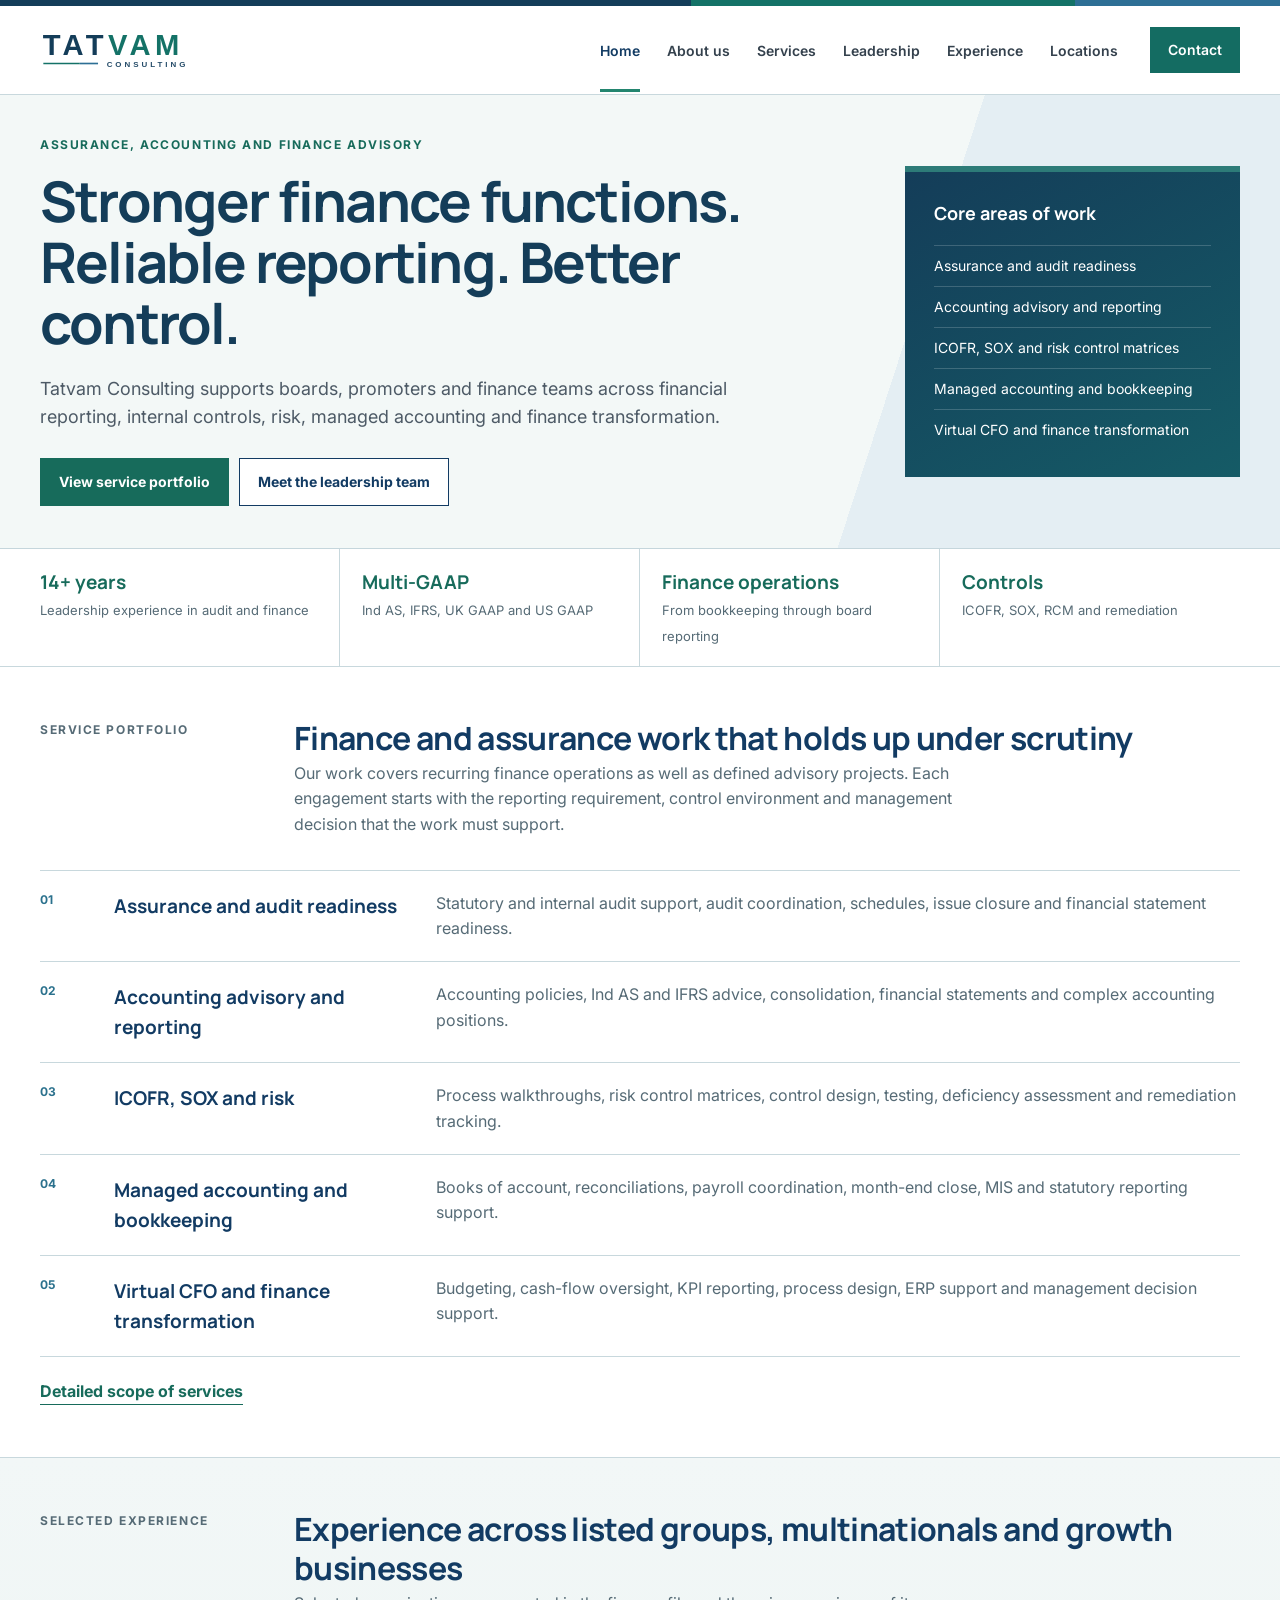
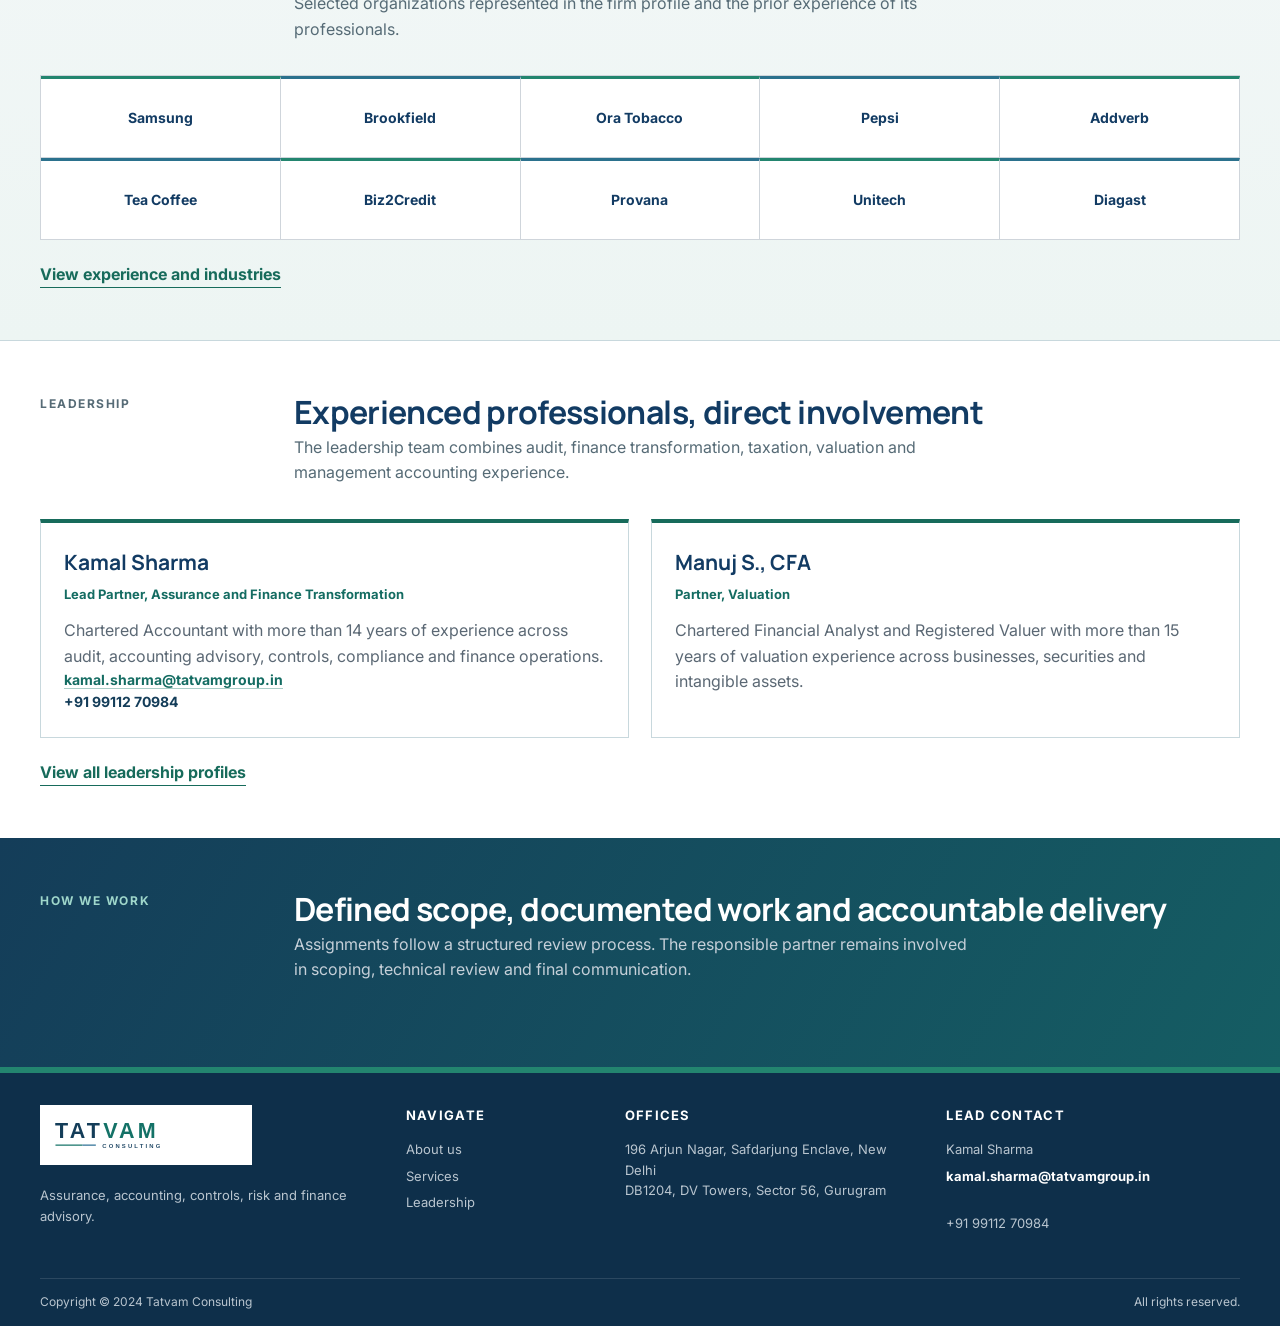
<file: index.html>
<!doctype html><html lang="en"><head><meta charset="utf-8"><meta name="viewport" content="width=device-width,initial-scale=1"><meta name="description" content="Tatvam Consulting provides assurance support, accounting advisory, ICOFR, risk, finance transformation and managed accounting services."><title>Tatvam Consulting | Assurance, Accounting and Finance Advisory</title><link rel="stylesheet" href="styles.css"></head><body>
<header class="site-header"><div class="topline"></div><div class="container nav"><a class="logo" href="index.html"><img src="tatvam-consulting-wordmark.svg" alt="Tatvam Consulting"></a><button class="menu" aria-expanded="false">Menu</button><nav class="nav-links"><a class="active" href="index.html">Home</a><a href="about.html">About us</a><a href="services.html">Services</a><a href="partners.html">Leadership</a><a href="clients.html">Experience</a><a href="locations.html">Locations</a><a class="contact-link" href="locations.html#contact">Contact</a></nav></div></header>
<main><section class="hero"><div class="container hero-grid"><div><p class="kicker">Assurance, Accounting and Finance Advisory</p><h1>Stronger finance functions. Reliable reporting. Better control.</h1><p class="intro">Tatvam Consulting supports boards, promoters and finance teams across financial reporting, internal controls, risk, managed accounting and finance transformation.</p><a class="button" href="services.html">View service portfolio</a><a class="button secondary" href="partners.html">Meet the leadership team</a></div><aside class="hero-note"><h2>Core areas of work</h2><ul><li>Assurance and audit readiness</li><li>Accounting advisory and reporting</li><li>ICOFR, SOX and risk control matrices</li><li>Managed accounting and bookkeeping</li><li>Virtual CFO and finance transformation</li></ul></aside></div></section>
<section class="proofbar"><div class="container proof-grid"><div><strong>14+ years</strong><span>Leadership experience in audit and finance</span></div><div><strong>Multi-GAAP</strong><span>Ind AS, IFRS, UK GAAP and US GAAP</span></div><div><strong>Finance operations</strong><span>From bookkeeping through board reporting</span></div><div><strong>Controls</strong><span>ICOFR, SOX, RCM and remediation</span></div></div></section>
<section class="section"><div class="container"><div class="section-head"><p class="kicker">Service portfolio</p><div><h2>Finance and assurance work that holds up under scrutiny</h2><p>Our work covers recurring finance operations as well as defined advisory projects. Each engagement starts with the reporting requirement, control environment and management decision that the work must support.</p></div></div><div class="service-list">
<article class="service-row"><span class="num">01</span><h3>Assurance and audit readiness</h3><p>Statutory and internal audit support, audit coordination, schedules, issue closure and financial statement readiness.</p></article>
<article class="service-row"><span class="num">02</span><h3>Accounting advisory and reporting</h3><p>Accounting policies, Ind AS and IFRS advice, consolidation, financial statements and complex accounting positions.</p></article>
<article class="service-row"><span class="num">03</span><h3>ICOFR, SOX and risk</h3><p>Process walkthroughs, risk control matrices, control design, testing, deficiency assessment and remediation tracking.</p></article>
<article class="service-row"><span class="num">04</span><h3>Managed accounting and bookkeeping</h3><p>Books of account, reconciliations, payroll coordination, month-end close, MIS and statutory reporting support.</p></article>
<article class="service-row"><span class="num">05</span><h3>Virtual CFO and finance transformation</h3><p>Budgeting, cash-flow oversight, KPI reporting, process design, ERP support and management decision support.</p></article></div><a class="text-link" href="services.html">Detailed scope of services</a></div></section>
<section class="section soft"><div class="container"><div class="section-head"><p class="kicker">Selected experience</p><div><h2>Experience across listed groups, multinationals and growth businesses</h2><p>Selected organizations represented in the firm profile and the prior experience of its professionals.</p></div></div><div class="client-strip"><span>Samsung</span><span>Brookfield</span><span>Ora Tobacco</span><span>Pepsi</span><span>Addverb</span><span>Tea Coffee</span><span>Biz2Credit</span><span>Provana</span><span>Unitech</span><span>Diagast</span></div><a class="text-link" href="clients.html">View experience and industries</a></div></section>
<section class="section"><div class="container"><div class="section-head"><p class="kicker">Leadership</p><div><h2>Experienced professionals, direct involvement</h2><p>The leadership team combines audit, finance transformation, taxation, valuation and management accounting experience.</p></div></div><div class="profile-preview"><article class="profile-mini"><h3>Kamal Sharma</h3><p class="role">Lead Partner, Assurance and Finance Transformation</p><p>Chartered Accountant with more than 14 years of experience across audit, accounting advisory, controls, compliance and finance operations.</p><p class="partner-contact"><a href="mailto:kamal.sharma@tatvamgroup.in">kamal.sharma@tatvamgroup.in</a><span class="phone">+91 99112 70984</span></p></article><article class="profile-mini"><h3>Manuj S., CFA</h3><p class="role">Partner, Valuation</p><p>Chartered Financial Analyst and Registered Valuer with more than 15 years of valuation experience across businesses, securities and intangible assets.</p></article></div><a class="text-link" href="partners.html">View all leadership profiles</a></div></section>
<section class="section dark"><div class="container section-head"><p class="kicker" style="color:#9fd7cb">How we work</p><div><h2>Defined scope, documented work and accountable delivery</h2><p>Assignments follow a structured review process. The responsible partner remains involved in scoping, technical review and final communication.</p></div></div></section></main>
<footer class="site-footer"><div class="container footer-grid"><div><img src="tatvam-consulting-wordmark.svg" alt="Tatvam Consulting"><p>Assurance, accounting, controls, risk and finance advisory.</p></div><div><h3>Navigate</h3><a href="about.html">About us</a><a href="services.html">Services</a><a href="partners.html">Leadership</a></div><div><h3>Offices</h3><p>196 Arjun Nagar, Safdarjung Enclave, New Delhi<br>DB1204, DV Towers, Sector 56, Gurugram</p></div><div class="lead-contact"><h3>Lead contact</h3><p>Kamal Sharma<br><a href="mailto:kamal.sharma@tatvamgroup.in">kamal.sharma@tatvamgroup.in</a><br>+91 99112 70984</p></div></div><div class="container copyright"><span>Copyright © 2024 Tatvam Consulting</span><span>All rights reserved.</span></div></footer><script src="site.js"></script></body></html>
</file>
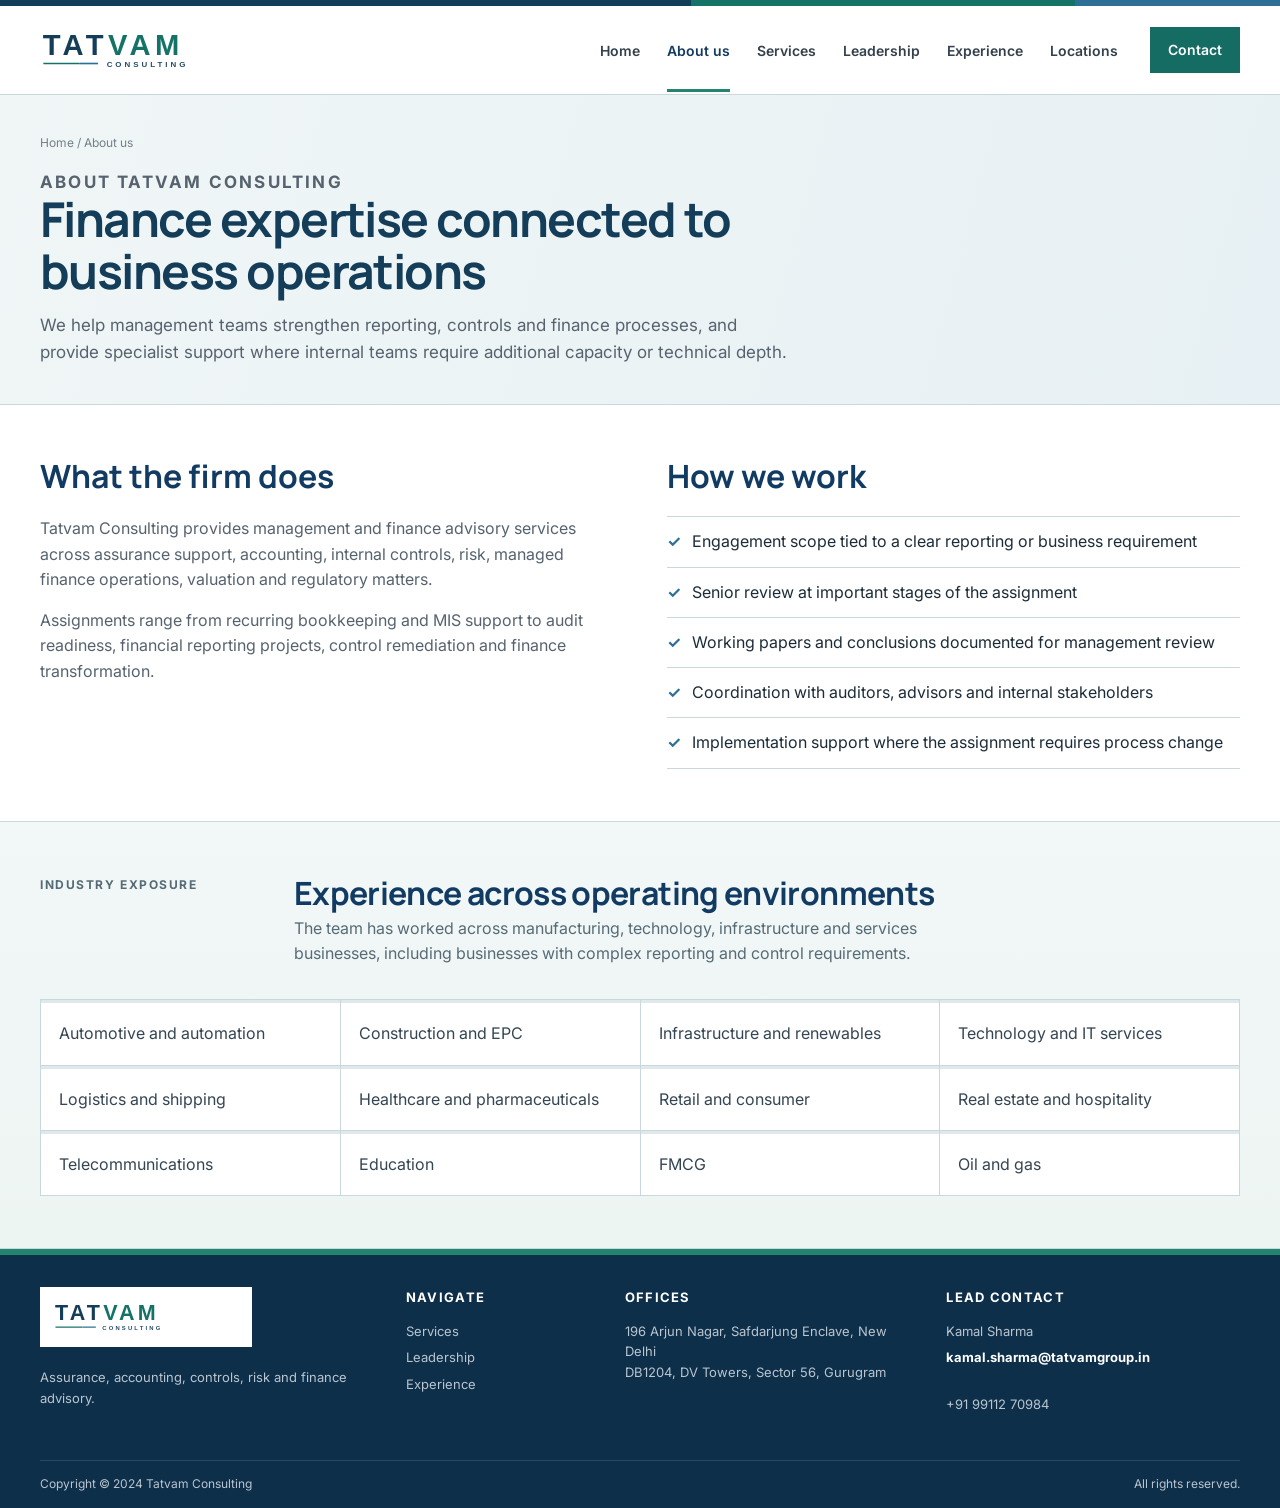
<file: about.html>
<!doctype html><html lang="en"><head><meta charset="utf-8"><meta name="viewport" content="width=device-width,initial-scale=1"><title>About Us | Tatvam Consulting</title><link rel="stylesheet" href="styles.css"></head><body>
<header class="site-header"><div class="topline"></div><div class="container nav"><a class="logo" href="index.html"><img src="tatvam-consulting-wordmark.svg" alt="Tatvam Consulting"></a><button class="menu" aria-expanded="false">Menu</button><nav class="nav-links"><a href="index.html">Home</a><a class="active" href="about.html">About us</a><a href="services.html">Services</a><a href="partners.html">Leadership</a><a href="clients.html">Experience</a><a href="locations.html">Locations</a><a class="contact-link" href="locations.html#contact">Contact</a></nav></div></header>
<main><section class="page-hero"><div class="container"><div class="breadcrumbs"><a href="index.html">Home</a> / About us</div><p class="kicker">About Tatvam Consulting</p><h1>Finance expertise connected to business operations</h1><p>We help management teams strengthen reporting, controls and finance processes, and provide specialist support where internal teams require additional capacity or technical depth.</p></div></section>
<section class="section"><div class="container two-col"><div><h2>What the firm does</h2><p>Tatvam Consulting provides management and finance advisory services across assurance support, accounting, internal controls, risk, managed finance operations, valuation and regulatory matters.</p><p>Assignments range from recurring bookkeeping and MIS support to audit readiness, financial reporting projects, control remediation and finance transformation.</p></div><div><h2>How we work</h2><ul class="check-list"><li>Engagement scope tied to a clear reporting or business requirement</li><li>Senior review at important stages of the assignment</li><li>Working papers and conclusions documented for management review</li><li>Coordination with auditors, advisors and internal stakeholders</li><li>Implementation support where the assignment requires process change</li></ul></div></div></section>
<section class="section soft"><div class="container"><div class="section-head"><p class="kicker">Industry exposure</p><div><h2>Experience across operating environments</h2><p>The team has worked across manufacturing, technology, infrastructure and services businesses, including businesses with complex reporting and control requirements.</p></div></div><div class="industry-grid"><span>Automotive and automation</span><span>Construction and EPC</span><span>Infrastructure and renewables</span><span>Technology and IT services</span><span>Logistics and shipping</span><span>Healthcare and pharmaceuticals</span><span>Retail and consumer</span><span>Real estate and hospitality</span><span>Telecommunications</span><span>Education</span><span>FMCG</span><span>Oil and gas</span></div></div></section></main>
<footer class="site-footer"><div class="container footer-grid"><div><img src="tatvam-consulting-wordmark.svg" alt="Tatvam Consulting"><p>Assurance, accounting, controls, risk and finance advisory.</p></div><div><h3>Navigate</h3><a href="services.html">Services</a><a href="partners.html">Leadership</a><a href="clients.html">Experience</a></div><div><h3>Offices</h3><p>196 Arjun Nagar, Safdarjung Enclave, New Delhi<br>DB1204, DV Towers, Sector 56, Gurugram</p></div><div class="lead-contact"><h3>Lead contact</h3><p>Kamal Sharma<br><a href="mailto:kamal.sharma@tatvamgroup.in">kamal.sharma@tatvamgroup.in</a><br>+91 99112 70984</p></div></div><div class="container copyright"><span>Copyright © 2024 Tatvam Consulting</span><span>All rights reserved.</span></div></footer><script src="site.js"></script></body></html>
</file>
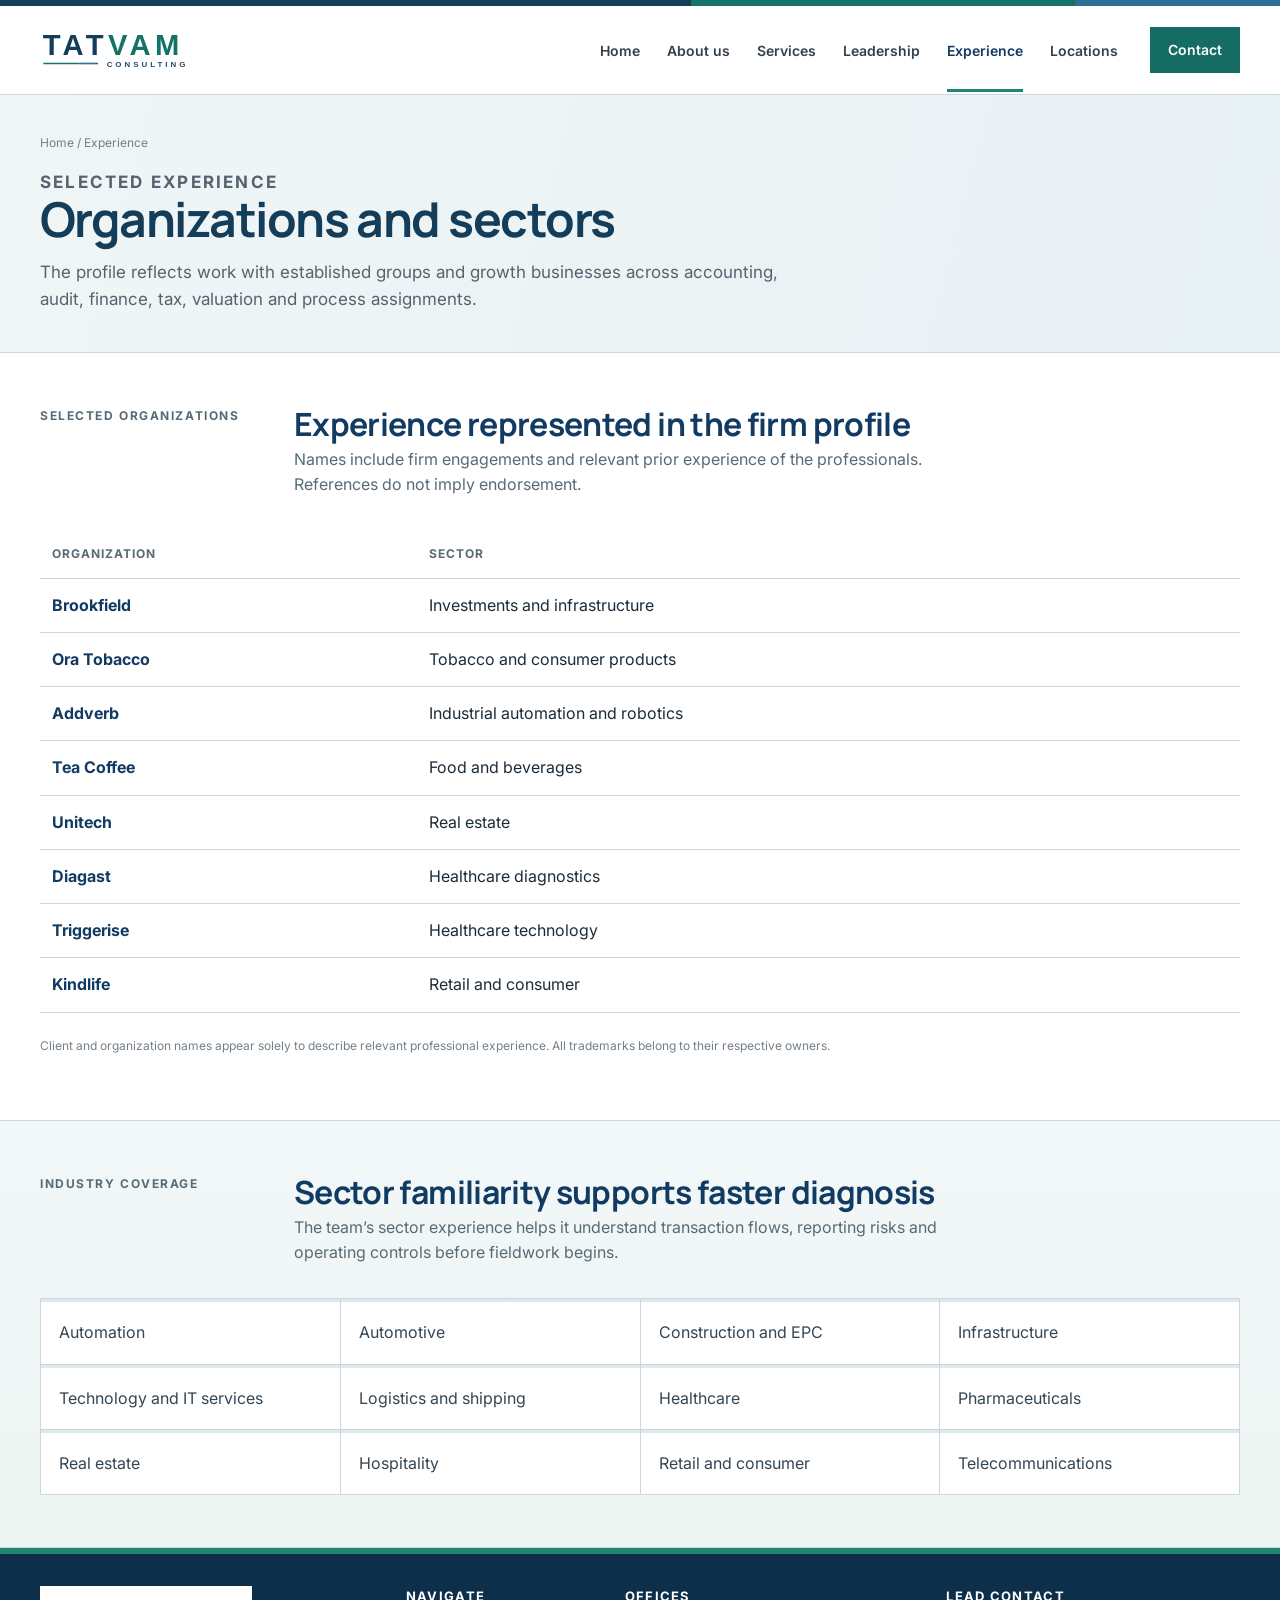
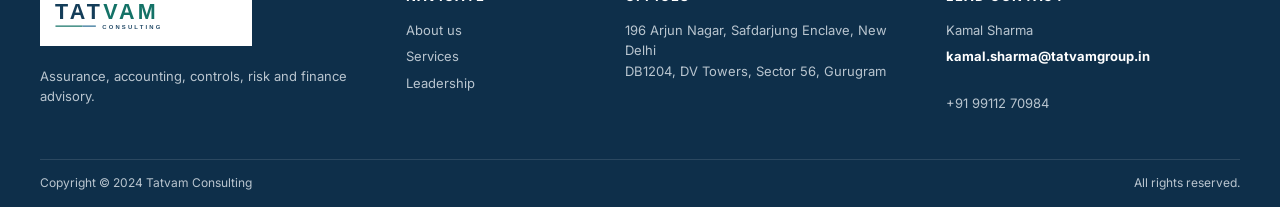
<file: clients.html>
<!doctype html><html lang="en"><head><meta charset="utf-8"><meta name="viewport" content="width=device-width,initial-scale=1"><title>Experience | Tatvam Consulting</title><link rel="stylesheet" href="styles.css"></head><body>
<header class="site-header"><div class="topline"></div><div class="container nav"><a class="logo" href="index.html"><img src="tatvam-consulting-wordmark.svg" alt="Tatvam Consulting"></a><button class="menu" aria-expanded="false">Menu</button><nav class="nav-links"><a href="index.html">Home</a><a href="about.html">About us</a><a href="services.html">Services</a><a href="partners.html">Leadership</a><a class="active" href="clients.html">Experience</a><a href="locations.html">Locations</a><a class="contact-link" href="locations.html#contact">Contact</a></nav></div></header>
<main><section class="page-hero"><div class="container"><div class="breadcrumbs"><a href="index.html">Home</a> / Experience</div><p class="kicker">Selected experience</p><h1>Organizations and sectors</h1><p>The profile reflects work with established groups and growth businesses across accounting, audit, finance, tax, valuation and process assignments.</p></div></section>
<section class="section"><div class="container"><div class="section-head"><p class="kicker">Selected organizations</p><div><h2>Experience represented in the firm profile</h2><p>Names include firm engagements and relevant prior experience of the professionals. References do not imply endorsement.</p></div></div><table class="credential-table"><thead><tr><th>Organization</th><th>Sector</th></tr></thead><tbody><tr><td>Brookfield</td><td>Investments and infrastructure</td></tr><tr><td>Ora Tobacco</td><td>Tobacco and consumer products</td></tr><tr><td>Addverb</td><td>Industrial automation and robotics</td></tr><tr><td>Tea Coffee</td><td>Food and beverages</td></tr><tr><td>Unitech</td><td>Real estate</td></tr><tr><td>Diagast</td><td>Healthcare diagnostics</td></tr><tr><td>Triggerise</td><td>Healthcare technology</td></tr><tr><td>Kindlife</td><td>Retail and consumer</td></tr></tbody></table><p class="legal">Client and organization names appear solely to describe relevant professional experience. All trademarks belong to their respective owners.</p></div></section>
<section class="section soft"><div class="container"><div class="section-head"><p class="kicker">Industry coverage</p><div><h2>Sector familiarity supports faster diagnosis</h2><p>The team’s sector experience helps it understand transaction flows, reporting risks and operating controls before fieldwork begins.</p></div></div><div class="industry-grid"><span>Automation</span><span>Automotive</span><span>Construction and EPC</span><span>Infrastructure</span><span>Technology and IT services</span><span>Logistics and shipping</span><span>Healthcare</span><span>Pharmaceuticals</span><span>Real estate</span><span>Hospitality</span><span>Retail and consumer</span><span>Telecommunications</span></div></div></section></main>
<footer class="site-footer"><div class="container footer-grid"><div><img src="tatvam-consulting-wordmark.svg" alt="Tatvam Consulting"><p>Assurance, accounting, controls, risk and finance advisory.</p></div><div><h3>Navigate</h3><a href="about.html">About us</a><a href="services.html">Services</a><a href="partners.html">Leadership</a></div><div><h3>Offices</h3><p>196 Arjun Nagar, Safdarjung Enclave, New Delhi<br>DB1204, DV Towers, Sector 56, Gurugram</p></div><div class="lead-contact"><h3>Lead contact</h3><p>Kamal Sharma<br><a href="mailto:kamal.sharma@tatvamgroup.in">kamal.sharma@tatvamgroup.in</a><br>+91 99112 70984</p></div></div><div class="container copyright"><span>Copyright © 2024 Tatvam Consulting</span><span>All rights reserved.</span></div></footer><script src="site.js"></script></body></html>
</file>
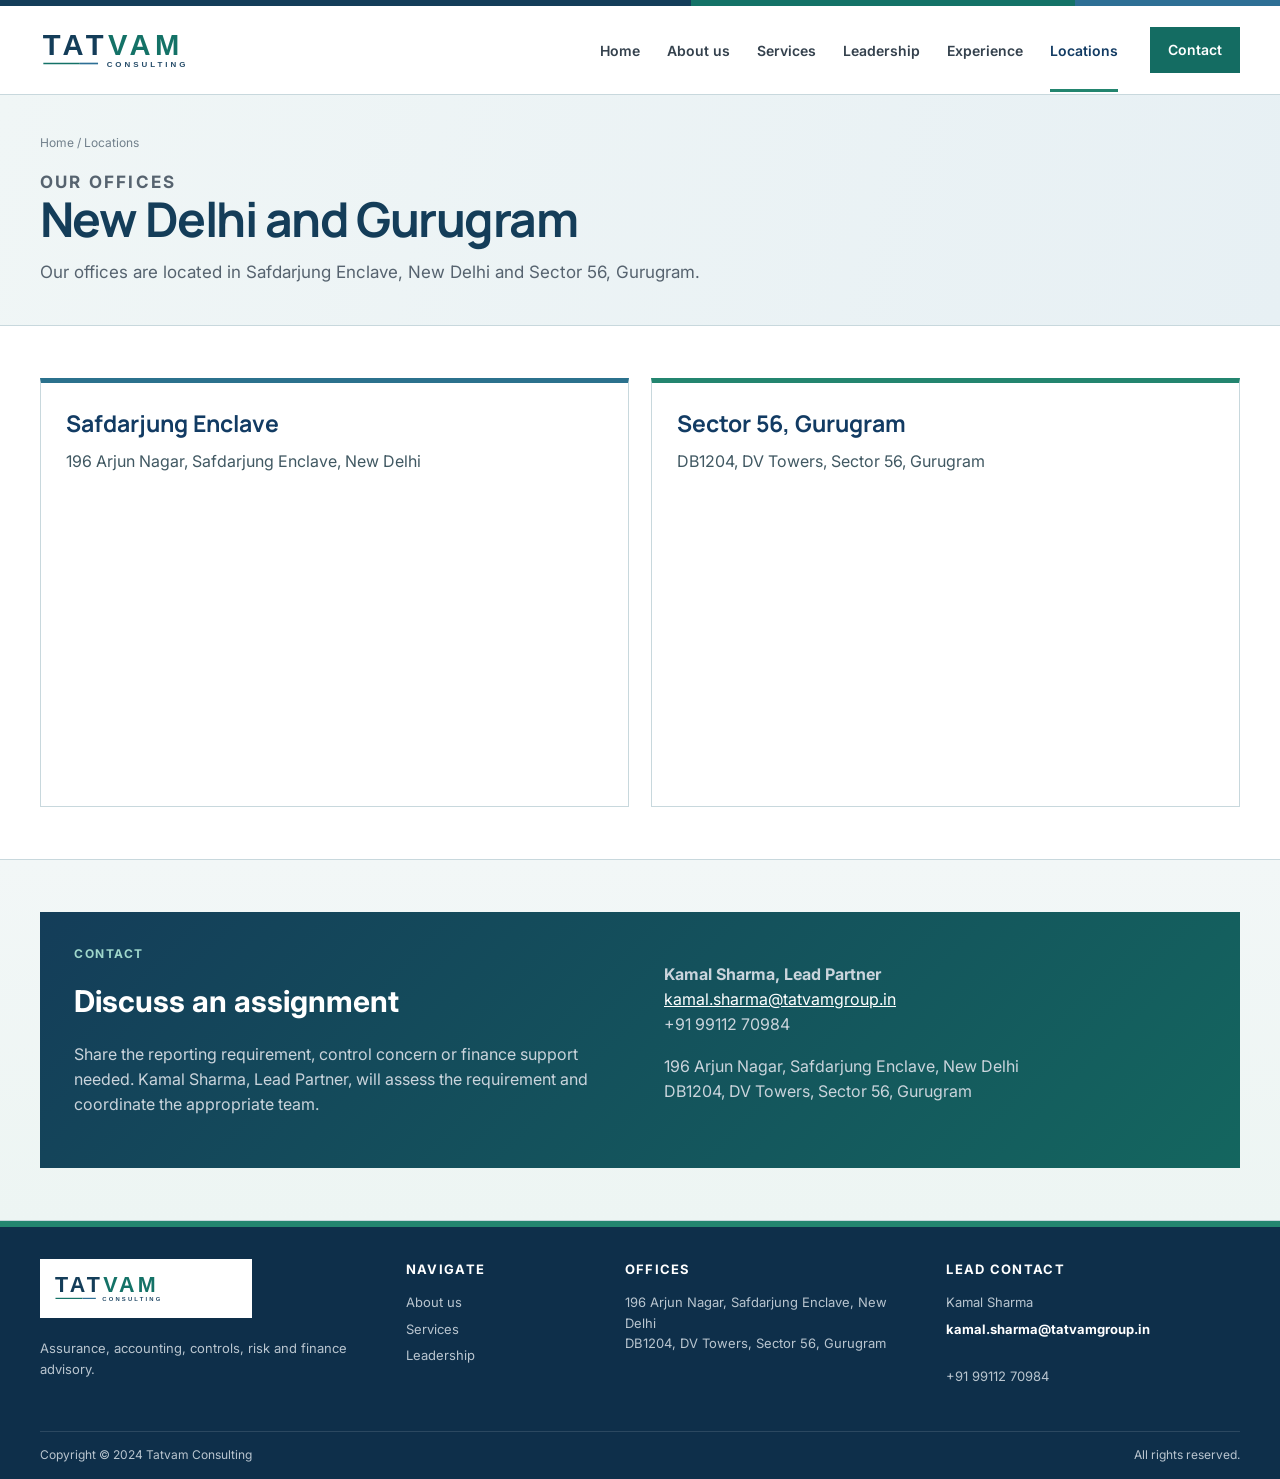
<file: locations.html>
<!doctype html><html lang="en"><head><meta charset="utf-8"><meta name="viewport" content="width=device-width,initial-scale=1"><title>Locations and Contact | Tatvam Consulting</title><link rel="stylesheet" href="styles.css"></head><body>
<header class="site-header"><div class="topline"></div><div class="container nav"><a class="logo" href="index.html"><img src="tatvam-consulting-wordmark.svg" alt="Tatvam Consulting"></a><button class="menu" aria-expanded="false">Menu</button><nav class="nav-links"><a href="index.html">Home</a><a href="about.html">About us</a><a href="services.html">Services</a><a href="partners.html">Leadership</a><a href="clients.html">Experience</a><a class="active" href="locations.html">Locations</a><a class="contact-link" href="#contact">Contact</a></nav></div></header>
<main><section class="page-hero"><div class="container"><div class="breadcrumbs"><a href="index.html">Home</a> / Locations</div><p class="kicker">Our offices</p><h1>New Delhi and Gurugram</h1><p>Our offices are located in Safdarjung Enclave, New Delhi and Sector 56, Gurugram.</p></div></section>
<section class="section"><div class="container locations"><article class="location"><div class="location-copy"><h2>Safdarjung Enclave</h2><p>196 Arjun Nagar, Safdarjung Enclave, New Delhi</p></div><iframe class="map" title="Map showing Safdarjung Enclave, New Delhi" src="https://www.google.com/maps?q=196%20Arjun%20Nagar%20Safdarjung%20Enclave%20New%20Delhi&output=embed" loading="lazy"></iframe></article><article class="location"><div class="location-copy"><h2>Sector 56, Gurugram</h2><p>DB1204, DV Towers, Sector 56, Gurugram</p></div><iframe class="map" title="Map showing Sector 56, Gurugram" src="https://www.google.com/maps?q=DB1204%20DV%20Towers%20Sector%2056%20Gurugram&output=embed" loading="lazy"></iframe></article></div></section>
<section class="section soft" id="contact"><div class="container contact-panel"><div><p class="kicker" style="color:#9fd7cb">Contact</p><h2>Discuss an assignment</h2><p>Share the reporting requirement, control concern or finance support needed. Kamal Sharma, Lead Partner, will assess the requirement and coordinate the appropriate team.</p></div><div><p><strong>Kamal Sharma, Lead Partner</strong><br><a href="mailto:kamal.sharma@tatvamgroup.in">kamal.sharma@tatvamgroup.in</a><br>+91 99112 70984</p><p>196 Arjun Nagar, Safdarjung Enclave, New Delhi<br>DB1204, DV Towers, Sector 56, Gurugram</p></div></div></section></main>
<footer class="site-footer"><div class="container footer-grid"><div><img src="tatvam-consulting-wordmark.svg" alt="Tatvam Consulting"><p>Assurance, accounting, controls, risk and finance advisory.</p></div><div><h3>Navigate</h3><a href="about.html">About us</a><a href="services.html">Services</a><a href="partners.html">Leadership</a></div><div><h3>Offices</h3><p>196 Arjun Nagar, Safdarjung Enclave, New Delhi<br>DB1204, DV Towers, Sector 56, Gurugram</p></div><div class="lead-contact"><h3>Lead contact</h3><p>Kamal Sharma<br><a href="mailto:kamal.sharma@tatvamgroup.in">kamal.sharma@tatvamgroup.in</a><br>+91 99112 70984</p></div></div><div class="container copyright"><span>Copyright © 2024 Tatvam Consulting</span><span>All rights reserved.</span></div></footer><script src="site.js"></script></body></html>
</file>
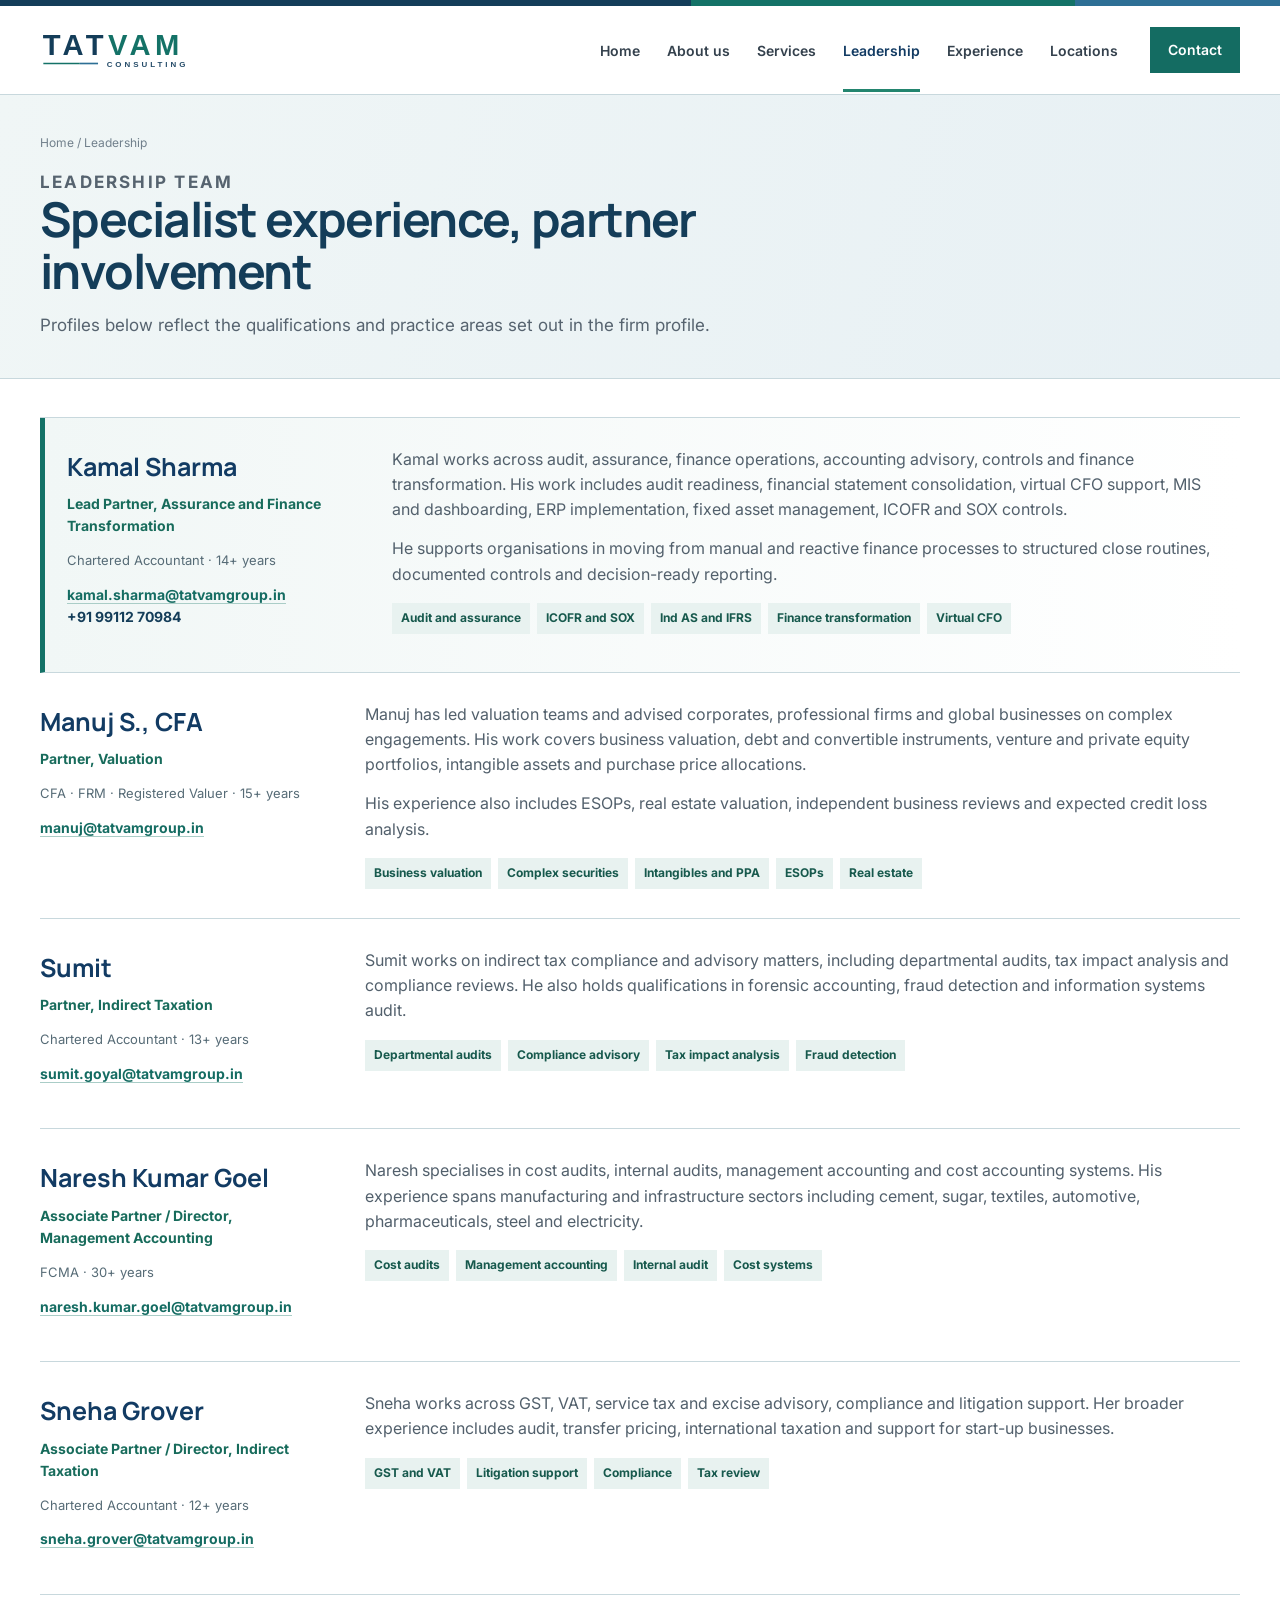
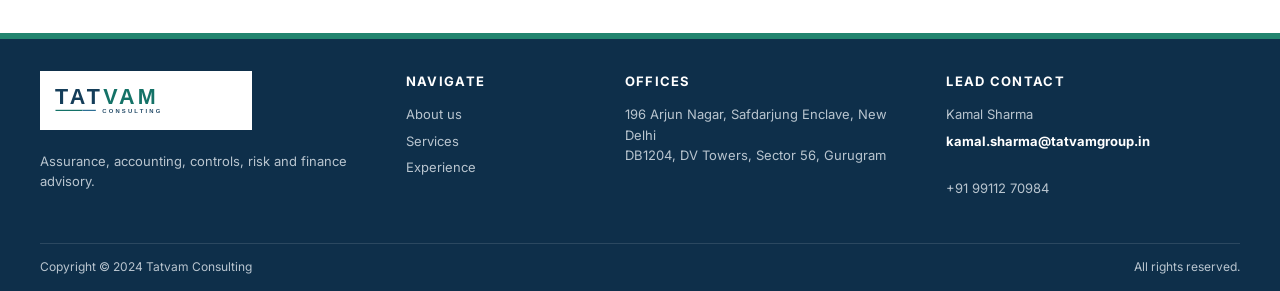
<file: partners.html>
<!doctype html><html lang="en"><head><meta charset="utf-8"><meta name="viewport" content="width=device-width,initial-scale=1"><title>Leadership | Tatvam Consulting</title><link rel="stylesheet" href="styles.css"></head><body>
<header class="site-header"><div class="topline"></div><div class="container nav"><a class="logo" href="index.html"><img src="tatvam-consulting-wordmark.svg" alt="Tatvam Consulting"></a><button class="menu" aria-expanded="false">Menu</button><nav class="nav-links"><a href="index.html">Home</a><a href="about.html">About us</a><a href="services.html">Services</a><a class="active" href="partners.html">Leadership</a><a href="clients.html">Experience</a><a href="locations.html">Locations</a><a class="contact-link" href="locations.html#contact">Contact</a></nav></div></header>
<main><section class="page-hero"><div class="container"><div class="breadcrumbs"><a href="index.html">Home</a> / Leadership</div><p class="kicker">Leadership team</p><h1>Specialist experience, partner involvement</h1><p>Profiles below reflect the qualifications and practice areas set out in the firm profile.</p></div></section>
<section class="section compact"><div class="container profiles">
<article class="profile-row lead-profile"><div><h2>Kamal Sharma</h2><p class="role">Lead Partner, Assurance and Finance Transformation</p><p class="credentials">Chartered Accountant · 14+ years</p><p class="partner-contact"><a href="mailto:kamal.sharma@tatvamgroup.in">kamal.sharma@tatvamgroup.in</a><span class="phone">+91 99112 70984</span></p></div><div class="profile-copy"><p>Kamal works across audit, assurance, finance operations, accounting advisory, controls and finance transformation. His work includes audit readiness, financial statement consolidation, virtual CFO support, MIS and dashboarding, ERP implementation, fixed asset management, ICOFR and SOX controls.</p><p>He supports organisations in moving from manual and reactive finance processes to structured close routines, documented controls and decision-ready reporting.</p><div class="expertise"><span>Audit and assurance</span><span>ICOFR and SOX</span><span>Ind AS and IFRS</span><span>Finance transformation</span><span>Virtual CFO</span></div></div></article>
<article class="profile-row"><div><h2>Manuj S., CFA</h2><p class="role">Partner, Valuation</p><p class="credentials">CFA · FRM · Registered Valuer · 15+ years</p><p class="partner-contact"><a href="mailto:manuj@tatvamgroup.in">manuj@tatvamgroup.in</a></p></div><div class="profile-copy"><p>Manuj has led valuation teams and advised corporates, professional firms and global businesses on complex engagements. His work covers business valuation, debt and convertible instruments, venture and private equity portfolios, intangible assets and purchase price allocations.</p><p>His experience also includes ESOPs, real estate valuation, independent business reviews and expected credit loss analysis.</p><div class="expertise"><span>Business valuation</span><span>Complex securities</span><span>Intangibles and PPA</span><span>ESOPs</span><span>Real estate</span></div></div></article>
<article class="profile-row"><div><h2>Sumit</h2><p class="role">Partner, Indirect Taxation</p><p class="credentials">Chartered Accountant · 13+ years</p><p class="partner-contact"><a href="mailto:sumit.goyal@tatvamgroup.in">sumit.goyal@tatvamgroup.in</a></p></div><div class="profile-copy"><p>Sumit works on indirect tax compliance and advisory matters, including departmental audits, tax impact analysis and compliance reviews. He also holds qualifications in forensic accounting, fraud detection and information systems audit.</p><div class="expertise"><span>Departmental audits</span><span>Compliance advisory</span><span>Tax impact analysis</span><span>Fraud detection</span></div></div></article>
<article class="profile-row"><div><h2>Naresh Kumar Goel</h2><p class="role">Associate Partner / Director, Management Accounting</p><p class="credentials">FCMA · 30+ years</p><p class="partner-contact"><a href="mailto:naresh.kumar.goel@tatvamgroup.in">naresh.kumar.goel@tatvamgroup.in</a></p></div><div class="profile-copy"><p>Naresh specialises in cost audits, internal audits, management accounting and cost accounting systems. His experience spans manufacturing and infrastructure sectors including cement, sugar, textiles, automotive, pharmaceuticals, steel and electricity.</p><div class="expertise"><span>Cost audits</span><span>Management accounting</span><span>Internal audit</span><span>Cost systems</span></div></div></article>
<article class="profile-row"><div><h2>Sneha Grover</h2><p class="role">Associate Partner / Director, Indirect Taxation</p><p class="credentials">Chartered Accountant · 12+ years</p><p class="partner-contact"><a href="mailto:sneha.grover@tatvamgroup.in">sneha.grover@tatvamgroup.in</a></p></div><div class="profile-copy"><p>Sneha works across GST, VAT, service tax and excise advisory, compliance and litigation support. Her broader experience includes audit, transfer pricing, international taxation and support for start-up businesses.</p><div class="expertise"><span>GST and VAT</span><span>Litigation support</span><span>Compliance</span><span>Tax review</span></div></div></article>
</div></section></main>
<footer class="site-footer"><div class="container footer-grid"><div><img src="tatvam-consulting-wordmark.svg" alt="Tatvam Consulting"><p>Assurance, accounting, controls, risk and finance advisory.</p></div><div><h3>Navigate</h3><a href="about.html">About us</a><a href="services.html">Services</a><a href="clients.html">Experience</a></div><div><h3>Offices</h3><p>196 Arjun Nagar, Safdarjung Enclave, New Delhi<br>DB1204, DV Towers, Sector 56, Gurugram</p></div><div class="lead-contact"><h3>Lead contact</h3><p>Kamal Sharma<br><a href="mailto:kamal.sharma@tatvamgroup.in">kamal.sharma@tatvamgroup.in</a><br>+91 99112 70984</p></div></div><div class="container copyright"><span>Copyright © 2024 Tatvam Consulting</span><span>All rights reserved.</span></div></footer><script src="site.js"></script></body></html>
</file>
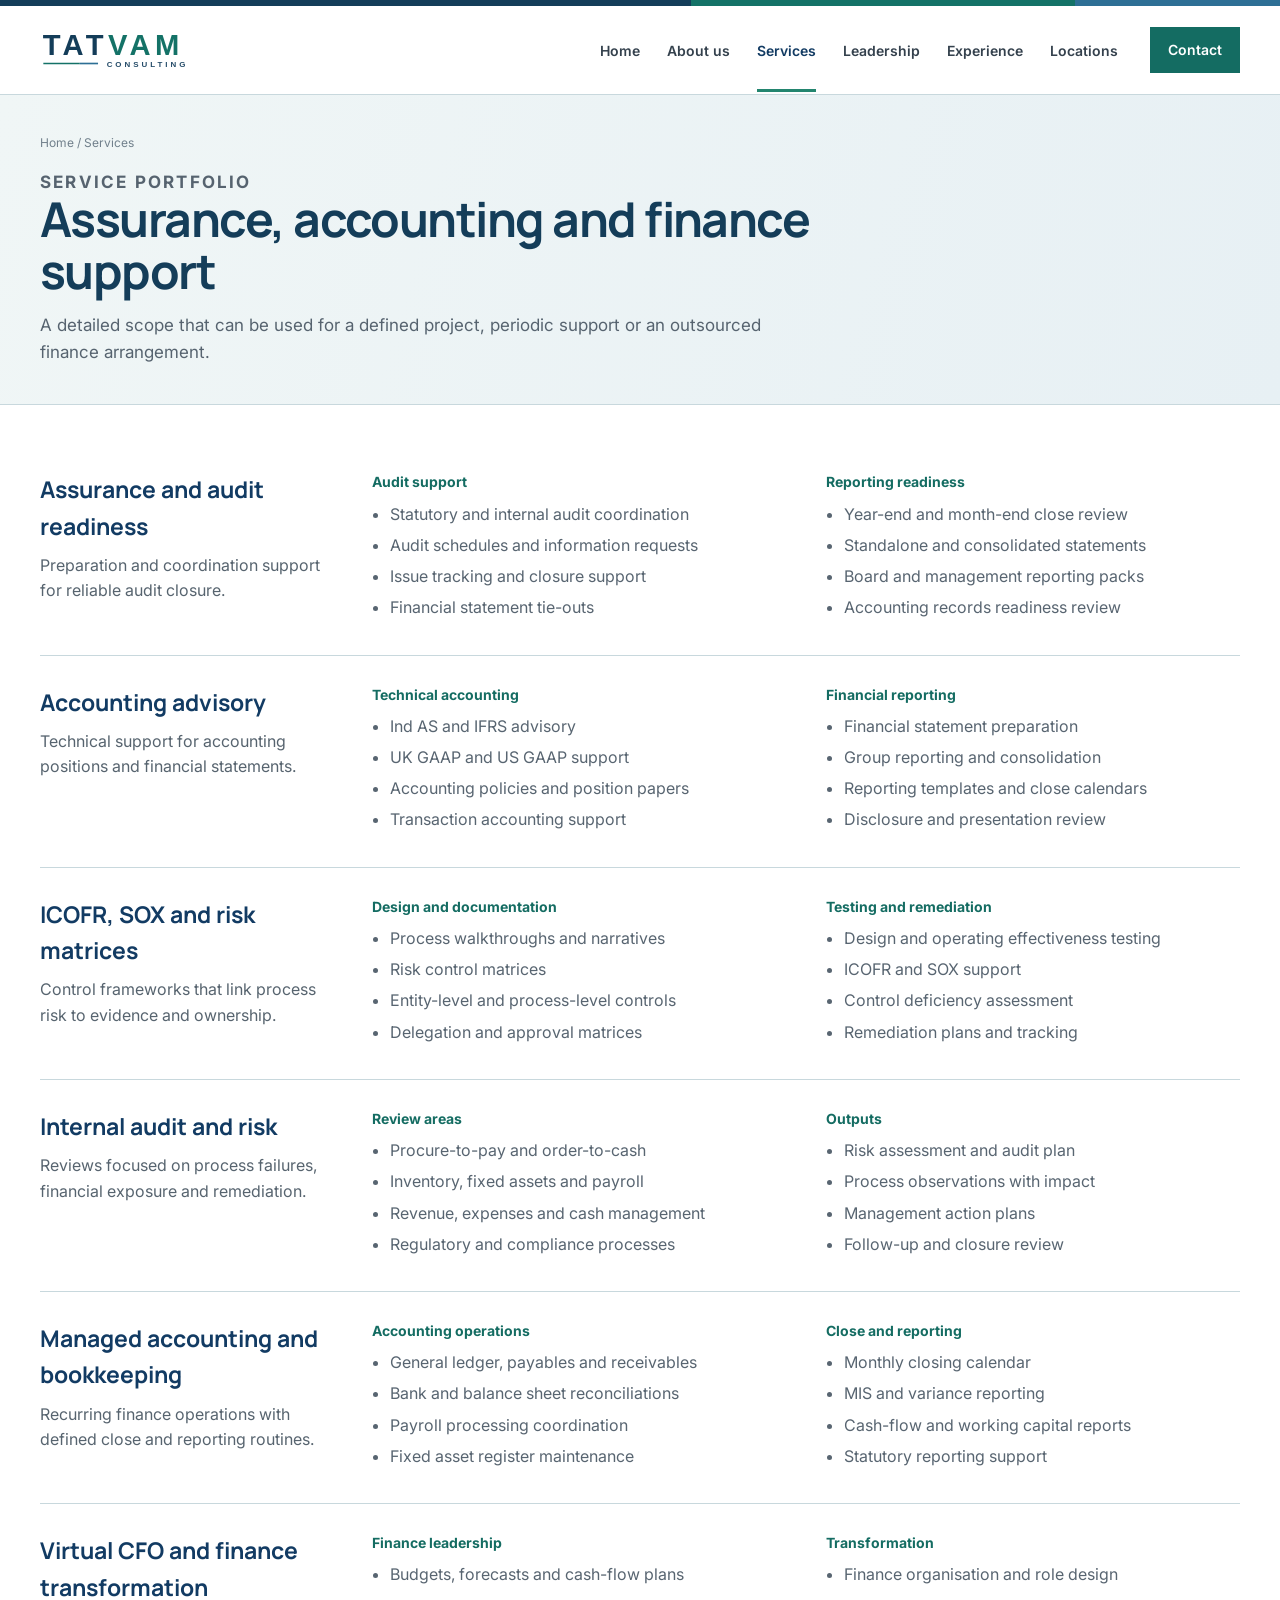
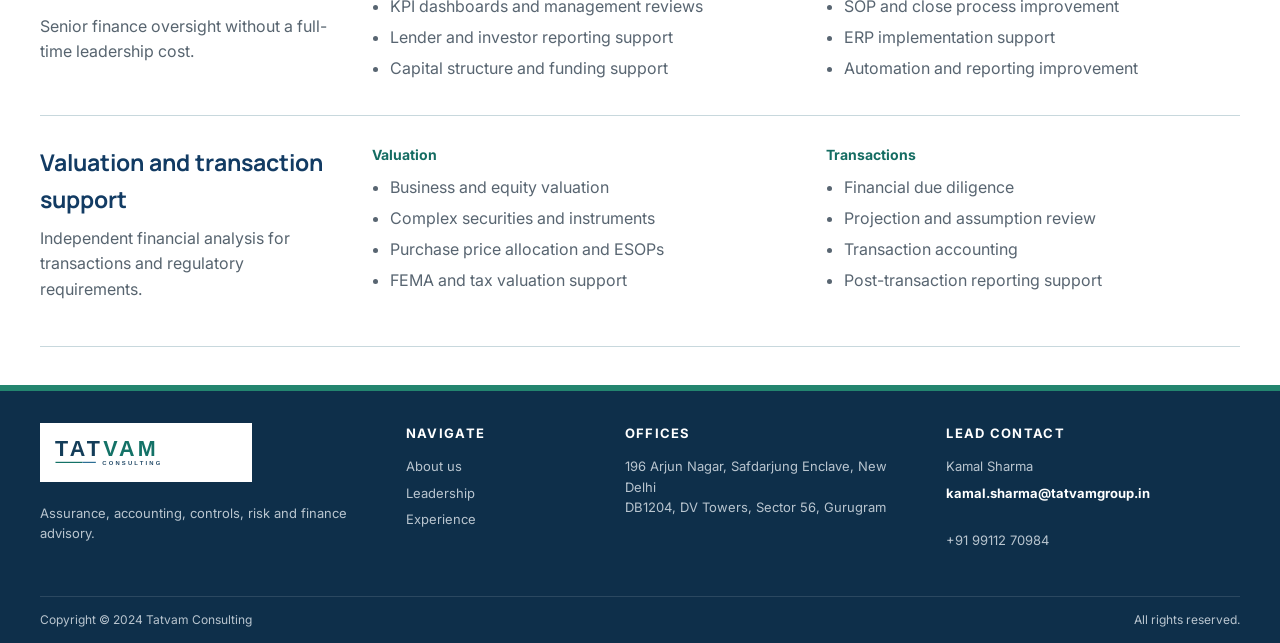
<file: services.html>
<!doctype html><html lang="en"><head><meta charset="utf-8"><meta name="viewport" content="width=device-width,initial-scale=1"><meta name="description" content="Detailed assurance, accounting, ICOFR, risk, bookkeeping and CFO advisory services from Tatvam Consulting."><title>Services | Tatvam Consulting</title><link rel="stylesheet" href="styles.css"></head><body>
<header class="site-header"><div class="topline"></div><div class="container nav"><a class="logo" href="index.html"><img src="tatvam-consulting-wordmark.svg" alt="Tatvam Consulting"></a><button class="menu" aria-expanded="false">Menu</button><nav class="nav-links"><a href="index.html">Home</a><a href="about.html">About us</a><a class="active" href="services.html">Services</a><a href="partners.html">Leadership</a><a href="clients.html">Experience</a><a href="locations.html">Locations</a><a class="contact-link" href="locations.html#contact">Contact</a></nav></div></header>
<main><section class="page-hero"><div class="container"><div class="breadcrumbs"><a href="index.html">Home</a> / Services</div><p class="kicker">Service portfolio</p><h1>Assurance, accounting and finance support</h1><p>A detailed scope that can be used for a defined project, periodic support or an outsourced finance arrangement.</p></div></section>
<section class="section compact"><div class="container">
<article class="service-block"><div><h2>Assurance and audit readiness</h2><p class="summary">Preparation and coordination support for reliable audit closure.</p></div><div class="scope-cols"><div><h3>Audit support</h3><ul><li>Statutory and internal audit coordination</li><li>Audit schedules and information requests</li><li>Issue tracking and closure support</li><li>Financial statement tie-outs</li></ul></div><div><h3>Reporting readiness</h3><ul><li>Year-end and month-end close review</li><li>Standalone and consolidated statements</li><li>Board and management reporting packs</li><li>Accounting records readiness review</li></ul></div></div></article>
<article class="service-block"><div><h2>Accounting advisory</h2><p class="summary">Technical support for accounting positions and financial statements.</p></div><div class="scope-cols"><div><h3>Technical accounting</h3><ul><li>Ind AS and IFRS advisory</li><li>UK GAAP and US GAAP support</li><li>Accounting policies and position papers</li><li>Transaction accounting support</li></ul></div><div><h3>Financial reporting</h3><ul><li>Financial statement preparation</li><li>Group reporting and consolidation</li><li>Reporting templates and close calendars</li><li>Disclosure and presentation review</li></ul></div></div></article>
<article class="service-block"><div><h2>ICOFR, SOX and risk matrices</h2><p class="summary">Control frameworks that link process risk to evidence and ownership.</p></div><div class="scope-cols"><div><h3>Design and documentation</h3><ul><li>Process walkthroughs and narratives</li><li>Risk control matrices</li><li>Entity-level and process-level controls</li><li>Delegation and approval matrices</li></ul></div><div><h3>Testing and remediation</h3><ul><li>Design and operating effectiveness testing</li><li>ICOFR and SOX support</li><li>Control deficiency assessment</li><li>Remediation plans and tracking</li></ul></div></div></article>
<article class="service-block"><div><h2>Internal audit and risk</h2><p class="summary">Reviews focused on process failures, financial exposure and remediation.</p></div><div class="scope-cols"><div><h3>Review areas</h3><ul><li>Procure-to-pay and order-to-cash</li><li>Inventory, fixed assets and payroll</li><li>Revenue, expenses and cash management</li><li>Regulatory and compliance processes</li></ul></div><div><h3>Outputs</h3><ul><li>Risk assessment and audit plan</li><li>Process observations with impact</li><li>Management action plans</li><li>Follow-up and closure review</li></ul></div></div></article>
<article class="service-block"><div><h2>Managed accounting and bookkeeping</h2><p class="summary">Recurring finance operations with defined close and reporting routines.</p></div><div class="scope-cols"><div><h3>Accounting operations</h3><ul><li>General ledger, payables and receivables</li><li>Bank and balance sheet reconciliations</li><li>Payroll processing coordination</li><li>Fixed asset register maintenance</li></ul></div><div><h3>Close and reporting</h3><ul><li>Monthly closing calendar</li><li>MIS and variance reporting</li><li>Cash-flow and working capital reports</li><li>Statutory reporting support</li></ul></div></div></article>
<article class="service-block"><div><h2>Virtual CFO and finance transformation</h2><p class="summary">Senior finance oversight without a full-time leadership cost.</p></div><div class="scope-cols"><div><h3>Finance leadership</h3><ul><li>Budgets, forecasts and cash-flow plans</li><li>KPI dashboards and management reviews</li><li>Lender and investor reporting support</li><li>Capital structure and funding support</li></ul></div><div><h3>Transformation</h3><ul><li>Finance organisation and role design</li><li>SOP and close process improvement</li><li>ERP implementation support</li><li>Automation and reporting improvement</li></ul></div></div></article>
<article class="service-block"><div><h2>Valuation and transaction support</h2><p class="summary">Independent financial analysis for transactions and regulatory requirements.</p></div><div class="scope-cols"><div><h3>Valuation</h3><ul><li>Business and equity valuation</li><li>Complex securities and instruments</li><li>Purchase price allocation and ESOPs</li><li>FEMA and tax valuation support</li></ul></div><div><h3>Transactions</h3><ul><li>Financial due diligence</li><li>Projection and assumption review</li><li>Transaction accounting</li><li>Post-transaction reporting support</li></ul></div></div></article>
</div></section></main>
<footer class="site-footer"><div class="container footer-grid"><div><img src="tatvam-consulting-wordmark.svg" alt="Tatvam Consulting"><p>Assurance, accounting, controls, risk and finance advisory.</p></div><div><h3>Navigate</h3><a href="about.html">About us</a><a href="partners.html">Leadership</a><a href="clients.html">Experience</a></div><div><h3>Offices</h3><p>196 Arjun Nagar, Safdarjung Enclave, New Delhi<br>DB1204, DV Towers, Sector 56, Gurugram</p></div><div class="lead-contact"><h3>Lead contact</h3><p>Kamal Sharma<br><a href="mailto:kamal.sharma@tatvamgroup.in">kamal.sharma@tatvamgroup.in</a><br>+91 99112 70984</p></div></div><div class="container copyright"><span>Copyright © 2024 Tatvam Consulting</span><span>All rights reserved.</span></div></footer><script src="site.js"></script></body></html>
</file>
<file: styles.css>
@import url("base.css");
@import url("theme-v4.css");
@import url("theme-v5.css");
</file>
